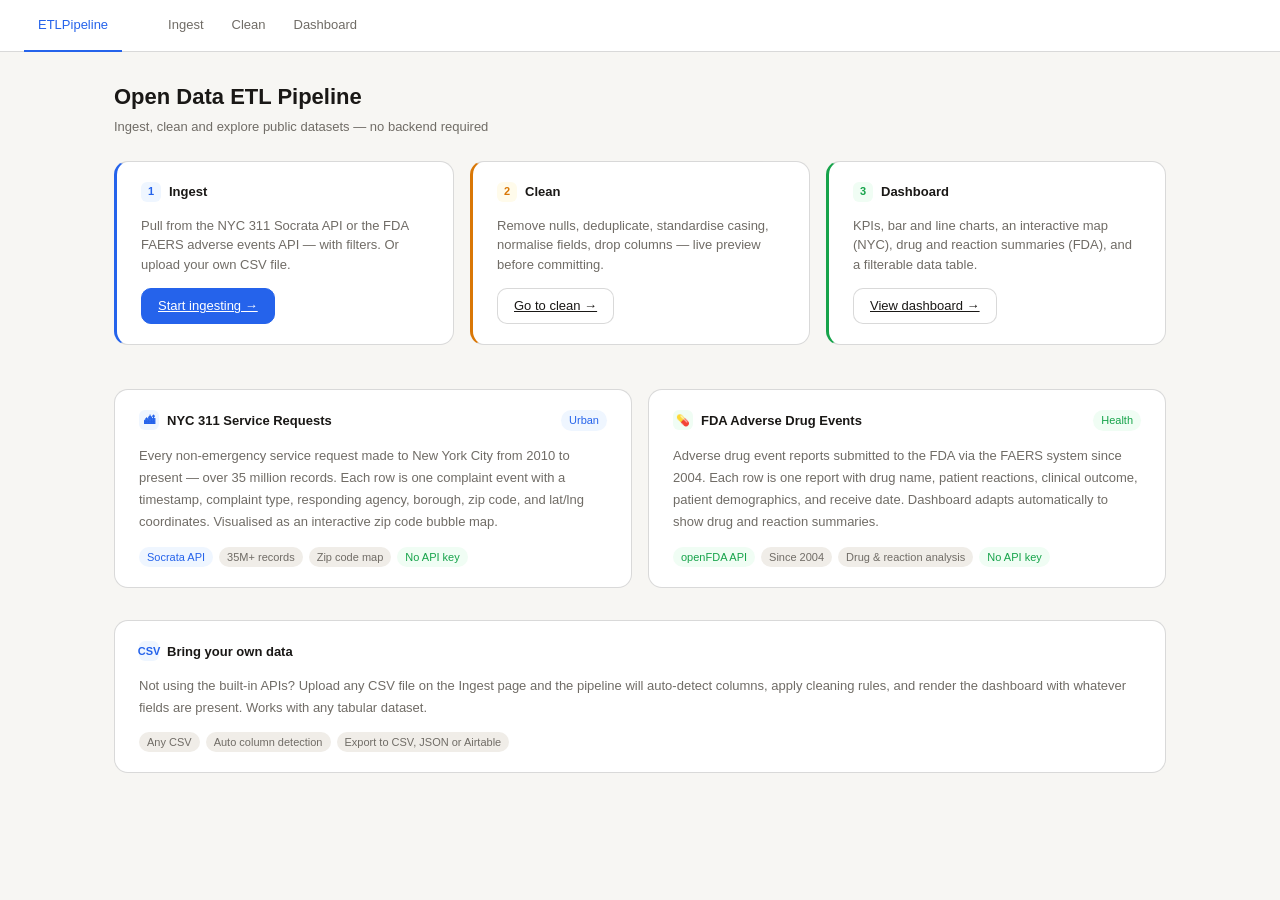
<file: index.html>
<!DOCTYPE html>
<html lang="en">
<head>
<meta charset="UTF-8">
<meta name="viewport" content="width=device-width, initial-scale=1.0">
<title>ETL Pipeline</title>
<link rel="stylesheet" href="css/style.css">
</head>
<body>

<nav class="nav">
  <a class="nav-brand" href="index.html">ETL <span>Pipeline</span></a>
  <a href="ingest.html">Ingest</a>
  <a href="clean.html">Clean</a>
  <a href="dashboard.html">Dashboard</a>
</nav>

<div class="page">
  <div class="page-header">
    <div class="page-title">Open Data ETL Pipeline</div>
    <div class="page-sub">Ingest, clean and explore public datasets — no backend required</div>
  </div>

  <!-- Step cards -->
  <div style="display:grid;grid-template-columns:repeat(auto-fit,minmax(280px,1fr));gap:16px;margin-bottom:28px">
    <div class="card" style="border-left:3px solid var(--accent)">
      <div class="card-title"><div class="icon">1</div> Ingest</div>
      <p style="font-size:13px;color:var(--text2);margin-bottom:14px">Pull from the NYC 311 Socrata API or the FDA FAERS adverse events API — with filters. Or upload your own CSV file.</p>
      <a href="ingest.html" class="btn btn-primary">Start ingesting →</a>
    </div>
    <div class="card" style="border-left:3px solid var(--warning)">
      <div class="card-title"><div class="icon" style="background:var(--warning-light);color:var(--warning)">2</div> Clean</div>
      <p style="font-size:13px;color:var(--text2);margin-bottom:14px">Remove nulls, deduplicate, standardise casing, normalise fields, drop columns — live preview before committing.</p>
      <a href="clean.html" class="btn">Go to clean →</a>
    </div>
    <div class="card" style="border-left:3px solid var(--success)">
      <div class="card-title"><div class="icon" style="background:var(--success-light);color:var(--success)">3</div> Dashboard</div>
      <p style="font-size:13px;color:var(--text2);margin-bottom:14px">KPIs, bar and line charts, an interactive map (NYC), drug and reaction summaries (FDA), and a filterable data table.</p>
      <a href="dashboard.html" class="btn">View dashboard →</a>
    </div>
  </div>

  <!-- Data sources -->
  <div style="display:grid;grid-template-columns:repeat(auto-fit,minmax(280px,1fr));gap:16px;margin-bottom:16px">

    <div class="card">
      <div class="card-title">
        <div class="icon">🏙</div> NYC 311 Service Requests
        <span class="tag tag-blue" style="margin-left:auto">Urban</span>
      </div>
      <p style="font-size:13px;color:var(--text2);line-height:1.7;margin-bottom:14px">
        Every non-emergency service request made to New York City from 2010 to present — over 35 million records. Each row is one complaint event with a timestamp, complaint type, responding agency, borough, zip code, and lat/lng coordinates. Visualised as an interactive zip code bubble map.
      </p>
      <div style="display:flex;gap:6px;flex-wrap:wrap">
        <span class="tag tag-blue">Socrata API</span>
        <span class="tag tag-gray">35M+ records</span>
        <span class="tag tag-gray">Zip code map</span>
        <span class="tag tag-green">No API key</span>
      </div>
    </div>

    <div class="card">
      <div class="card-title">
        <div class="icon" style="background:var(--success-light);color:var(--success)">💊</div> FDA Adverse Drug Events
        <span class="tag tag-green" style="margin-left:auto">Health</span>
      </div>
      <p style="font-size:13px;color:var(--text2);line-height:1.7;margin-bottom:14px">
        Adverse drug event reports submitted to the FDA via the FAERS system since 2004. Each row is one report with drug name, patient reactions, clinical outcome, patient demographics, and receive date. Dashboard adapts automatically to show drug and reaction summaries.
      </p>
      <div style="display:flex;gap:6px;flex-wrap:wrap">
        <span class="tag tag-green">openFDA API</span>
        <span class="tag tag-gray">Since 2004</span>
        <span class="tag tag-gray">Drug &amp; reaction analysis</span>
        <span class="tag tag-green">No API key</span>
      </div>
    </div>

  </div>

  <!-- CSV note -->
  <div class="card">
    <div class="card-title"><div class="icon">CSV</div> Bring your own data</div>
    <p style="font-size:13px;color:var(--text2);line-height:1.7">
      Not using the built-in APIs? Upload any CSV file on the Ingest page and the pipeline will auto-detect columns, apply cleaning rules, and render the dashboard with whatever fields are present. Works with any tabular dataset.
    </p>
    <div style="display:flex;gap:6px;margin-top:12px;flex-wrap:wrap">
      <span class="tag tag-gray">Any CSV</span>
      <span class="tag tag-gray">Auto column detection</span>
      <span class="tag tag-gray">Export to CSV, JSON or Airtable</span>
    </div>
  </div>

</div>

<script src="js/app.js"></script>
</body>
</html>
</file>
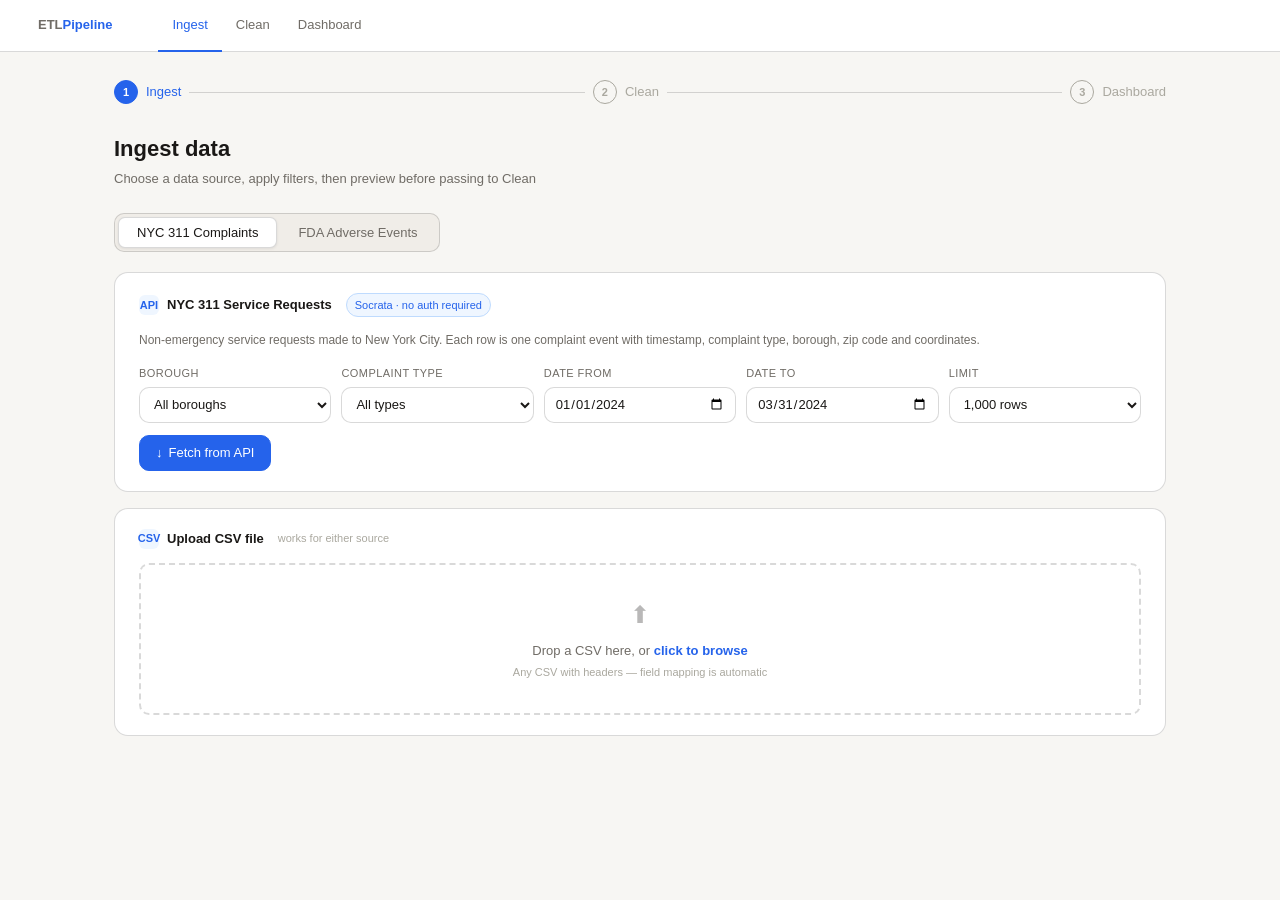
<file: ingest.html>
<!DOCTYPE html>
<html lang="en">
<head>
<meta charset="UTF-8">
<meta name="viewport" content="width=device-width, initial-scale=1.0">
<title>Ingest — ETL Pipeline</title>
<link rel="stylesheet" href="css/style.css">
<style>
  .source-toggle {
    display: flex;
    background: var(--surface2);
    border: 0.5px solid var(--border2);
    border-radius: var(--radius);
    padding: 3px;
    gap: 3px;
    width: fit-content;
    margin-bottom: 20px;
  }
  .source-btn {
    padding: 7px 18px;
    border-radius: 7px;
    font-size: 13px;
    font-weight: 500;
    border: none;
    background: transparent;
    color: var(--text2);
    cursor: pointer;
    transition: all .15s;
    display: flex;
    align-items: center;
    gap: 6px;
    white-space: nowrap;
  }
  .source-btn.active {
    background: var(--surface);
    color: var(--text);
    border: 0.5px solid var(--border2);
    box-shadow: 0 1px 3px rgba(0,0,0,.08);
  }
  .source-panel { display: none; }
  .source-panel.active { display: block; }
  .source-chip {
    display: inline-flex;
    align-items: center;
    gap: 5px;
    font-size: 11px;
    padding: 3px 8px;
    border-radius: 99px;
    font-weight: 500;
    margin-left: 6px;
  }
  .chip-nyc { background: #eff6ff; color: #2563eb; border: 0.5px solid #bfdbfe; }
  .chip-fda { background: #f0fdf4; color: #16a34a; border: 0.5px solid #bbf7d0; }
</style>
</head>
<body>

<nav class="nav">
  <a class="nav-brand" href="index.html">ETL <span>Pipeline</span></a>
  <a href="ingest.html" class="active">Ingest</a>
  <a href="clean.html">Clean <span class="nav-badge" id="badge-raw" style="display:none"></span></a>
  <a href="dashboard.html">Dashboard <span class="nav-badge" id="badge-dash" style="display:none"></span></a>
</nav>

<div class="page">
  <div class="steps">
    <div class="step active"><div class="step-num">1</div> Ingest</div>
    <div class="step-line"></div>
    <div class="step"><div class="step-num">2</div> Clean</div>
    <div class="step-line"></div>
    <div class="step"><div class="step-num">3</div> Dashboard</div>
  </div>

  <div class="page-header">
    <div class="page-title">Ingest data</div>
    <div class="page-sub">Choose a data source, apply filters, then preview before passing to Clean</div>
  </div>

  <div id="alert-area"></div>

  <!-- Source toggle -->
  <div class="source-toggle">
    <button class="source-btn active" id="btn-nyc" onclick="switchSource('nyc')">
      NYC 311 Complaints
    </button>
    <button class="source-btn" id="btn-fda" onclick="switchSource('fda')">
      FDA Adverse Events
    </button>
  </div>

  <!-- NYC 311 Panel -->
  <div class="source-panel active" id="panel-nyc">
    <div class="card">
      <div class="card-title">
        <div class="icon">API</div>
        NYC 311 Service Requests
        <span class="source-chip chip-nyc">Socrata · no auth required</span>
      </div>
      <p style="font-size:12px;color:var(--text2);margin-bottom:16px">
        Non-emergency service requests made to New York City. Each row is one complaint event with timestamp, complaint type, borough, zip code and coordinates.
      </p>
      <div class="form-row">
        <div class="field">
          <label>Borough</label>
          <select id="nyc-borough">
            <option value="">All boroughs</option>
            <option value="MANHATTAN">Manhattan</option>
            <option value="BROOKLYN">Brooklyn</option>
            <option value="QUEENS">Queens</option>
            <option value="BRONX">Bronx</option>
            <option value="STATEN ISLAND">Staten Island</option>
          </select>
        </div>
        <div class="field">
          <label>Complaint type</label>
          <select id="nyc-complaint">
            <option value="">All types</option>
            <option value="Noise - Residential">Noise - Residential</option>
            <option value="HEAT/HOT WATER">Heat / Hot Water</option>
            <option value="Illegal Parking">Illegal Parking</option>
            <option value="Blocked Driveway">Blocked Driveway</option>
            <option value="Street Light Condition">Street Light</option>
            <option value="UNSANITARY CONDITION">Unsanitary Condition</option>
            <option value="Rodent">Rodent</option>
            <option value="Pothole">Pothole</option>
          </select>
        </div>
        <div class="field">
          <label>Date from</label>
          <input type="date" id="nyc-from" value="2024-01-01">
        </div>
        <div class="field">
          <label>Date to</label>
          <input type="date" id="nyc-to" value="2024-03-31">
        </div>
        <div class="field">
          <label>Limit</label>
          <select id="nyc-limit">
            <option value="500">500 rows</option>
            <option value="1000" selected>1,000 rows</option>
            <option value="2000">2,000 rows</option>
            <option value="5000">5,000 rows</option>
          </select>
        </div>
      </div>
      <div style="display:flex;align-items:center;gap:12px;flex-wrap:wrap">
        <button class="btn btn-primary" onclick="fetchNYC()" id="nyc-btn">
          <span id="nyc-icon">↓</span> Fetch from API
        </button>
        <span id="nyc-status" style="font-size:12px;color:var(--text2)"></span>
      </div>
      <div class="progress-wrap" id="nyc-progress" style="display:none">
        <div class="progress-bar" id="nyc-bar" style="width:0%"></div>
      </div>
    </div>
  </div>

  <!-- FDA Panel -->
  <div class="source-panel" id="panel-fda">
    <div class="card">
      <div class="card-title">
        <div class="icon" style="background:var(--success-light);color:var(--success)">API</div>
        FDA Drug Adverse Event Reports (FAERS)
        <span class="source-chip chip-fda">openFDA · no auth required</span>
      </div>
      <p style="font-size:12px;color:var(--text2);margin-bottom:16px">
        Adverse drug event reports submitted to the FDA since 2004. Each row is one report with drug name, patient reactions, outcome, patient demographics, and receive date.
      </p>
      <div class="form-row">
        <div class="field">
          <label>Drug name</label>
          <input type="text" id="fda-drug" placeholder="e.g. aspirin, ibuprofen">
        </div>
        <div class="field">
          <label>Reaction</label>
          <input type="text" id="fda-reaction" placeholder="e.g. nausea, headache">
        </div>
        <div class="field">
          <label>Outcome</label>
          <select id="fda-outcome">
            <option value="">Any outcome</option>
            <option value="1">Recovered</option>
            <option value="2">Recovering</option>
            <option value="3">Not recovered</option>
            <option value="4">Fatal</option>
            <option value="5">Unknown</option>
          </select>
        </div>
        <div class="field">
          <label>Serious only</label>
          <select id="fda-serious">
            <option value="">Any</option>
            <option value="1">Serious reports only</option>
            <option value="2">Non-serious only</option>
          </select>
        </div>
        <div class="field">
          <label>Date from</label>
          <input type="date" id="fda-from" value="2023-01-01">
        </div>
        <div class="field">
          <label>Date to</label>
          <input type="date" id="fda-to" value="2023-12-31">
        </div>
        <div class="field">
          <label>Limit</label>
          <select id="fda-limit">
            <option value="100">100 rows</option>
            <option value="250" selected>250 rows</option>
            <option value="500">500 rows</option>
            <option value="1000">1,000 rows</option>
          </select>
        </div>
      </div>
      <div style="display:flex;align-items:center;gap:12px;flex-wrap:wrap">
        <button class="btn btn-success" onclick="fetchFDA()" id="fda-btn">
          <span id="fda-icon">↓</span> Fetch from API
        </button>
        <span id="fda-status" style="font-size:12px;color:var(--text2)"></span>
      </div>
      <div class="progress-wrap" id="fda-progress" style="display:none">
        <div class="progress-bar" id="fda-bar" style="width:0%;background:var(--success)"></div>
      </div>
    </div>
  </div>

  <!-- CSV upload (shared) -->
  <div class="card">
    <div class="card-title">
      <div class="icon">CSV</div>
      Upload CSV file
      <span style="font-size:11px;font-weight:400;color:var(--text3);margin-left:6px">works for either source</span>
    </div>
    <div id="drop-zone"
         style="border:2px dashed var(--border2);border-radius:var(--radius);padding:32px;text-align:center;cursor:pointer;transition:border-color .15s"
         onclick="document.getElementById('csv-input').click()"
         ondragover="event.preventDefault();this.style.borderColor='var(--accent)'"
         ondragleave="this.style.borderColor='var(--border2)'"
         ondrop="handleDrop(event)">
      <div style="font-size:24px;margin-bottom:8px;opacity:.3">⬆</div>
      <div style="font-size:13px;color:var(--text2)">Drop a CSV here, or <strong style="color:var(--accent)">click to browse</strong></div>
      <div style="font-size:11px;color:var(--text3);margin-top:4px">Any CSV with headers — field mapping is automatic</div>
    </div>
    <input type="file" id="csv-input" accept=".csv" style="display:none" onchange="handleCSV(this.files[0])">
  </div>

  <!-- Preview -->
  <div class="card" id="preview-card" style="display:none">
    <div class="card-title"><div class="icon">👁</div> Preview — <span id="preview-count"></span> rows</div>
    <div id="preview-info" style="margin-bottom:12px"></div>
    <div class="table-wrap">
      <table id="preview-table"></table>
    </div>
    <div style="display:flex;gap:10px;margin-top:16px;flex-wrap:wrap">
      <button class="btn btn-success" onclick="commitData()">✓ Use this data — go to Clean →</button>
      <button class="btn" onclick="clearPreview()">✕ Discard</button>
    </div>
  </div>
</div>

<script src="js/app.js"></script>
<script>
  let activeSource = 'nyc';
  let pendingData  = [];

  function switchSource(src) {
    activeSource = src;
    document.getElementById('panel-nyc').classList.toggle('active', src === 'nyc');
    document.getElementById('panel-fda').classList.toggle('active', src === 'fda');
    document.getElementById('btn-nyc').classList.toggle('active',  src === 'nyc');
    document.getElementById('btn-fda').classList.toggle('active',  src === 'fda');
    clearPreview();
  }

  function setFetchState(src, busy, msg) {
    document.getElementById(`${src}-icon`).innerHTML = busy
      ? '<span class="spinner" style="width:14px;height:14px;border-width:1.5px"></span>' : '↓';
    document.getElementById(`${src}-btn`).disabled = busy;
    document.getElementById(`${src}-status`).textContent = msg;
    document.getElementById(`${src}-progress`).style.display = busy ? 'block' : 'none';
    if (!busy) setTimeout(() => document.getElementById(`${src}-bar`).style.width = '0%', 600);
  }

  function animateProgress(barId, from, to, ms) {
    const bar = document.getElementById(barId);
    const t0  = Date.now();
    const tick = () => {
      const p = Math.min(1, (Date.now() - t0) / ms);
      bar.style.width = (from + (to - from) * p) + '%';
      if (p < 1) requestAnimationFrame(tick);
    };
    tick();
  }

  function showAlert(msg, type) {
    document.getElementById('alert-area').innerHTML =
      `<div class="alert alert-${type}">${msg}</div>`;
    setTimeout(() => document.getElementById('alert-area').innerHTML = '', 5000);
  }

  // ── NYC 311 ───────────────────────────────────────────────
  const NYC_ENDPOINT = 'https://data.cityofnewyork.us/resource/erm2-nwe9.json';
  const NYC_FIELDS   = ['unique_key','created_date','complaint_type','descriptor','incident_zip','borough','status','agency','latitude','longitude','closed_date'];

  async function fetchNYC() {
    const borough   = document.getElementById('nyc-borough').value;
    const complaint = document.getElementById('nyc-complaint').value;
    const from      = document.getElementById('nyc-from').value;
    const to        = document.getElementById('nyc-to').value;
    const limit     = document.getElementById('nyc-limit').value;

    let where = `created_date >= '${from}T00:00:00' AND created_date <= '${to}T23:59:59'`;
    if (borough)   where += ` AND borough='${borough}'`;
    if (complaint) where += ` AND complaint_type='${complaint.replace(/'/g, "''")}'`;

    const url = `${NYC_ENDPOINT}?$select=${NYC_FIELDS.join(',')}&$where=${encodeURIComponent(where)}&$order=created_date DESC&$limit=${limit}`;

    setFetchState('nyc', true, 'Fetching…');
    animateProgress('nyc-bar', 0, 70, 1500);
    try {
      const res  = await fetch(url);
      if (!res.ok) throw new Error(`HTTP ${res.status}`);
      const data = await res.json();
      animateProgress('nyc-bar', 70, 100, 300);
      setFetchState('nyc', false, `${data.length.toLocaleString()} rows fetched`);
      pendingData = data;
      showPreview(data, 'nyc');
    } catch(e) {
      setFetchState('nyc', false, '');
      showAlert(`Fetch failed: ${e.message}`, 'error');
    }
  }

  // ── FDA Adverse Events ────────────────────────────────────
  const FDA_ENDPOINT = 'https://api.fda.gov/drug/event.json';

  async function fetchFDA() {
    const drug     = document.getElementById('fda-drug').value.trim();
    const reaction = document.getElementById('fda-reaction').value.trim();
    const outcome  = document.getElementById('fda-outcome').value;
    const serious  = document.getElementById('fda-serious').value;
    const from     = document.getElementById('fda-from').value.replace(/-/g,'');
    const to       = document.getElementById('fda-to').value.replace(/-/g,'');
    const limit    = document.getElementById('fda-limit').value;

    const terms = [`receivedate:[${from}+TO+${to}]`];
    if (drug)     terms.push(`patient.drug.openfda.generic_name:"${drug}"`);
    if (reaction) terms.push(`patient.reaction.reactionmeddrapt:"${reaction}"`);
    if (outcome)  terms.push(`patient.reaction.reactionoutcome:${outcome}`);
    if (serious)  terms.push(`serious:${serious}`);

    const url = `${FDA_ENDPOINT}?search=${terms.join('+AND+')}&limit=${limit}`;

    setFetchState('fda', true, 'Fetching…');
    animateProgress('fda-bar', 0, 70, 1500);
    try {
      const res  = await fetch(url);
      if (!res.ok) {
        const err = await res.json().catch(() => ({}));
        throw new Error(err.error?.message || `HTTP ${res.status}`);
      }
      const json = await res.json();
      const data = (json.results || []).map(flattenFDA);
      animateProgress('fda-bar', 70, 100, 300);
      setFetchState('fda', false, `${data.length.toLocaleString()} rows fetched`);
      pendingData = data;
      showPreview(data, 'fda');
    } catch(e) {
      setFetchState('fda', false, '');
      showAlert(`Fetch failed: ${e.message}`, 'error');
    }
  }

  function flattenFDA(r) {
    const drug      = (r.patient?.drug || [])[0] || {};
    const reactions = (r.patient?.reaction || []).map(rx => rx.reactionmeddrapt).filter(Boolean).join('; ');
    const outcomes  = {'1':'Recovered','2':'Recovering','3':'Not recovered','4':'Fatal','5':'Unknown','6':'Unknown'};
    const outcome   = (r.patient?.reaction || [])[0]?.reactionoutcome;
    const date      = r.receivedate || '';
    return {
      report_id:       r.safetyreportid || '',
      receive_date:    date.length === 8 ? `${date.slice(0,4)}-${date.slice(4,6)}-${date.slice(6,8)}` : date,
      serious:         r.serious === '1' ? 'Yes' : 'No',
      country:         r.occurcountry || '',
      drug_name:       drug.openfda?.generic_name?.[0] || drug.medicinalproduct || '',
      drug_brand:      drug.openfda?.brand_name?.[0]   || '',
      drug_route:      drug.openfda?.route?.[0]        || '',
      drug_indication: drug.drugindication             || '',
      patient_age:     r.patient?.patientonsetage      || '',
      patient_sex:     r.patient?.patientsex === '1' ? 'Male' : r.patient?.patientsex === '2' ? 'Female' : '',
      patient_weight:  r.patient?.patientweight        || '',
      reactions:       reactions,
      outcome:         outcomes[outcome]               || '',
    };
  }

  // ── CSV ───────────────────────────────────────────────────
  function handleDrop(e) {
    e.preventDefault();
    document.getElementById('drop-zone').style.borderColor = 'var(--border2)';
    const file = e.dataTransfer.files[0];
    if (file) handleCSV(file);
  }

  function handleCSV(file) {
    if (!file || !file.name.endsWith('.csv')) { showAlert('Please upload a .csv file', 'error'); return; }
    const reader = new FileReader();
    reader.onload = e => {
      try {
        pendingData = parseCSV(e.target.result);
        showPreview(pendingData, 'csv');
      } catch(err) { showAlert('CSV parse error: ' + err.message, 'error'); }
    };
    reader.readAsText(file);
  }

  function parseCSV(text) {
    const lines   = text.trim().split('\n');
    const headers = lines[0].split(',').map(h => h.trim().replace(/^"|"$/g,'').toLowerCase().replace(/ /g,'_'));
    return lines.slice(1).map(line => {
      const vals = line.match(/(".*?"|[^,]+|(?<=,)(?=,)|^(?=,))/g) || [];
      const obj  = {};
      headers.forEach((h, i) => { obj[h] = (vals[i] || '').replace(/^"|"$/g,'').trim(); });
      return obj;
    }).filter(r => Object.values(r).some(v => v));
  }

  // ── Preview & commit ──────────────────────────────────────
  function showPreview(data, source) {
    if (!data.length) { showAlert('No data rows found', 'warning'); return; }
    const cols   = Object.keys(data[0]);
    const sample = data.slice(0, 8);
    const labels = { nyc:['NYC 311','tag-blue'], fda:['FDA FAERS','tag-green'], csv:['CSV upload','tag-gray'] };
    const [label, cls] = labels[source] || ['Data','tag-gray'];

    document.getElementById('preview-count').textContent = data.length.toLocaleString();
    document.getElementById('preview-info').innerHTML =
      `<div style="display:flex;gap:8px;flex-wrap:wrap">
        <span class="tag ${cls}">${label}</span>
        <span class="tag tag-gray">${cols.length} columns</span>
        <span class="tag tag-gray">${data.length.toLocaleString()} rows</span>
      </div>`;
    document.getElementById('preview-table').innerHTML =
      `<thead><tr>${cols.map(c=>`<th>${c}</th>`).join('')}</tr></thead>
       <tbody>${sample.map(r=>`<tr>${cols.map(c=>`<td title="${r[c]||''}">${r[c]||'<span style="color:var(--text3)">null</span>'}</td>`).join('')}</tr>`).join('')}</tbody>`;
    document.getElementById('preview-card').style.display = 'block';
    document.getElementById('preview-card').scrollIntoView({ behavior:'smooth', block:'nearest' });
  }

  function clearPreview() {
    pendingData = [];
    document.getElementById('preview-card').style.display = 'none';
  }

  function commitData() {
    if (!pendingData.length) return;
    App.saveRaw(pendingData);
    App.saveMeta({ source: activeSource, fetchedAt: new Date().toISOString(), count: pendingData.length });
    showAlert(`${pendingData.length.toLocaleString()} rows saved — redirecting to Clean…`, 'success');
    setTimeout(() => window.location.href = 'clean.html', 1200);
  }
</script>
</body>
</html>
</file>
<file: css/style.css>
:root {
  --bg: #f7f6f3;
  --surface: #ffffff;
  --surface2: #f0ede8;
  --border: rgba(0,0,0,0.08);
  --border2: rgba(0,0,0,0.15);
  --text: #1a1816;
  --text2: #706c66;
  --text3: #aaa89f;
  --accent: #2563eb;
  --accent-light: #eff6ff;
  --success: #16a34a;
  --success-light: #f0fdf4;
  --warning: #d97706;
  --warning-light: #fffbeb;
  --danger: #dc2626;
  --danger-light: #fef2f2;
  --radius: 10px;
  --radius-lg: 14px;
}

* { box-sizing: border-box; margin: 0; padding: 0; }

body {
  font-family: -apple-system, 'Helvetica Neue', sans-serif;
  background: var(--bg);
  color: var(--text);
  font-size: 14px;
  line-height: 1.5;
}

/* Nav */
.nav {
  background: var(--surface);
  border-bottom: 0.5px solid var(--border2);
  padding: 0 24px;
  display: flex;
  align-items: center;
  gap: 0;
  height: 52px;
  position: sticky;
  top: 0;
  z-index: 100;
}
.nav-brand {
  font-size: 15px;
  font-weight: 600;
  color: var(--text);
  margin-right: 32px;
  text-decoration: none;
}
.nav-brand span { color: var(--accent); }
.nav a {
  padding: 0 14px;
  height: 52px;
  display: flex;
  align-items: center;
  font-size: 13px;
  color: var(--text2);
  text-decoration: none;
  border-bottom: 2px solid transparent;
  transition: color .15s, border-color .15s;
}
.nav a:hover { color: var(--text); }
.nav a.active { color: var(--accent); border-bottom-color: var(--accent); font-weight: 500; }
.nav-badge {
  background: var(--accent);
  color: white;
  font-size: 10px;
  font-weight: 600;
  padding: 1px 6px;
  border-radius: 99px;
  margin-left: 6px;
}

/* Page layout */
.page { max-width: 1100px; margin: 0 auto; padding: 28px 24px; }
.page-header { margin-bottom: 24px; }
.page-title { font-size: 22px; font-weight: 600; color: var(--text); margin-bottom: 4px; }
.page-sub { font-size: 13px; color: var(--text2); }

/* Cards */
.card {
  background: var(--surface);
  border: 0.5px solid var(--border2);
  border-radius: var(--radius-lg);
  padding: 20px 24px;
  margin-bottom: 16px;
}
.card-title {
  font-size: 13px;
  font-weight: 600;
  color: var(--text);
  margin-bottom: 14px;
  display: flex;
  align-items: center;
  gap: 8px;
}
.card-title .icon {
  width: 20px; height: 20px;
  background: var(--accent-light);
  border-radius: 6px;
  display: flex; align-items: center; justify-content: center;
  font-size: 11px;
  color: var(--accent);
}

/* KPI grid */
.kpi-grid {
  display: grid;
  grid-template-columns: repeat(auto-fit, minmax(160px, 1fr));
  gap: 12px;
  margin-bottom: 16px;
}
.kpi {
  background: var(--surface);
  border: 0.5px solid var(--border2);
  border-radius: var(--radius);
  padding: 16px 18px;
}
.kpi-value {
  font-size: 28px;
  font-weight: 600;
  color: var(--text);
  letter-spacing: -0.5px;
  line-height: 1.1;
  margin-bottom: 4px;
}
.kpi-label { font-size: 12px; color: var(--text2); }
.kpi-delta {
  font-size: 11px;
  margin-top: 4px;
  font-weight: 500;
}
.kpi-delta.up { color: var(--success); }
.kpi-delta.down { color: var(--danger); }

/* Form controls */
.form-row {
  display: flex;
  gap: 10px;
  flex-wrap: wrap;
  margin-bottom: 12px;
  align-items: flex-end;
}
.field { display: flex; flex-direction: column; gap: 5px; flex: 1; min-width: 140px; }
.field label { font-size: 11px; font-weight: 500; color: var(--text2); text-transform: uppercase; letter-spacing: .04em; }
input, select {
  height: 36px;
  padding: 0 10px;
  border: 0.5px solid var(--border2);
  border-radius: var(--radius);
  font-size: 13px;
  font-family: inherit;
  color: var(--text);
  background: var(--surface);
  outline: none;
  transition: border-color .15s;
  width: 100%;
}
input:focus, select:focus { border-color: var(--accent); }

/* Buttons */
.btn {
  height: 36px;
  padding: 0 16px;
  border-radius: var(--radius);
  font-size: 13px;
  font-weight: 500;
  font-family: inherit;
  cursor: pointer;
  border: 0.5px solid var(--border2);
  background: var(--surface);
  color: var(--text);
  transition: background .15s, border-color .15s;
  white-space: nowrap;
  display: inline-flex;
  align-items: center;
  gap: 6px;
}
.btn:hover { background: var(--surface2); }
.btn:active { transform: scale(0.98); }
.btn-primary { background: var(--accent); color: white; border-color: var(--accent); }
.btn-primary:hover { background: #1d4ed8; }
.btn-success { background: var(--success); color: white; border-color: var(--success); }
.btn-success:hover { background: #15803d; }
.btn-danger { background: var(--danger); color: white; border-color: var(--danger); }
.btn:disabled { opacity: 0.45; cursor: default; pointer-events: none; }

/* Tags / badges */
.tag {
  display: inline-block;
  padding: 2px 8px;
  border-radius: 99px;
  font-size: 11px;
  font-weight: 500;
}
.tag-blue { background: var(--accent-light); color: var(--accent); }
.tag-green { background: var(--success-light); color: var(--success); }
.tag-amber { background: var(--warning-light); color: var(--warning); }
.tag-red { background: var(--danger-light); color: var(--danger); }
.tag-gray { background: var(--surface2); color: var(--text2); }

/* Status / alerts */
.alert {
  padding: 10px 14px;
  border-radius: var(--radius);
  font-size: 13px;
  margin-bottom: 12px;
  display: flex;
  align-items: center;
  gap: 8px;
}
.alert-info { background: var(--accent-light); color: var(--accent); border: 0.5px solid #bfdbfe; }
.alert-success { background: var(--success-light); color: var(--success); border: 0.5px solid #bbf7d0; }
.alert-warning { background: var(--warning-light); color: var(--warning); border: 0.5px solid #fde68a; }
.alert-error { background: var(--danger-light); color: var(--danger); border: 0.5px solid #fecaca; }

/* Progress bar */
.progress-wrap { background: var(--surface2); border-radius: 99px; height: 6px; overflow: hidden; margin: 8px 0; }
.progress-bar { height: 100%; background: var(--accent); border-radius: 99px; transition: width .4s ease; }

/* Table */
.table-wrap { overflow-x: auto; }
table { width: 100%; border-collapse: collapse; font-size: 13px; }
th {
  text-align: left;
  padding: 8px 12px;
  font-size: 11px;
  font-weight: 600;
  color: var(--text2);
  text-transform: uppercase;
  letter-spacing: .04em;
  border-bottom: 0.5px solid var(--border2);
  white-space: nowrap;
  background: var(--surface2);
}
td {
  padding: 9px 12px;
  border-bottom: 0.5px solid var(--border);
  color: var(--text);
  max-width: 220px;
  overflow: hidden;
  text-overflow: ellipsis;
  white-space: nowrap;
}
tr:last-child td { border-bottom: none; }
tr:hover td { background: var(--surface2); }

/* Step indicator */
.steps {
  display: flex;
  align-items: center;
  gap: 0;
  margin-bottom: 28px;
}
.step {
  display: flex;
  align-items: center;
  gap: 8px;
  font-size: 13px;
  color: var(--text3);
}
.step.active { color: var(--accent); font-weight: 500; }
.step.done { color: var(--success); }
.step-num {
  width: 24px; height: 24px;
  border-radius: 50%;
  border: 1.5px solid currentColor;
  display: flex; align-items: center; justify-content: center;
  font-size: 11px;
  font-weight: 600;
  flex-shrink: 0;
}
.step.done .step-num { background: var(--success); color: white; border-color: var(--success); }
.step.active .step-num { background: var(--accent); color: white; border-color: var(--accent); }
.step-line { flex: 1; height: 1px; background: var(--border2); margin: 0 8px; }

/* 2-col dashboard grid */
.dash-grid {
  display: grid;
  grid-template-columns: 1fr 1fr;
  gap: 16px;
}
@media (max-width: 768px) {
  .dash-grid { grid-template-columns: 1fr; }
  .form-row { flex-direction: column; }
  .page { padding: 16px; }
}

/* Map */
#map { height: 380px; border-radius: var(--radius); overflow: hidden; }

/* Spinner */
.spinner {
  width: 18px; height: 18px;
  border: 2px solid var(--border2);
  border-top-color: var(--accent);
  border-radius: 50%;
  animation: spin .7s linear infinite;
  display: inline-block;
}
@keyframes spin { to { transform: rotate(360deg); } }

/* Cleaning rule row */
.rule-row {
  display: flex;
  align-items: center;
  gap: 10px;
  padding: 8px 0;
  border-bottom: 0.5px solid var(--border);
}
.rule-row:last-child { border-bottom: none; }
.rule-label { flex: 1; font-size: 13px; }
.rule-sub { font-size: 11px; color: var(--text3); }
.toggle {
  position: relative;
  width: 36px; height: 20px;
  flex-shrink: 0;
}
.toggle input { opacity: 0; width: 0; height: 0; }
.toggle-track {
  position: absolute; inset: 0;
  background: var(--surface2);
  border: 0.5px solid var(--border2);
  border-radius: 99px;
  cursor: pointer;
  transition: background .2s;
}
.toggle input:checked + .toggle-track { background: var(--accent); border-color: var(--accent); }
.toggle-thumb {
  position: absolute;
  top: 2px; left: 2px;
  width: 16px; height: 16px;
  background: white;
  border-radius: 50%;
  transition: transform .2s;
  pointer-events: none;
}
.toggle input:checked ~ .toggle-thumb { transform: translateX(16px); }

/* Column chip */
.col-chip {
  display: inline-flex;
  align-items: center;
  gap: 5px;
  padding: 3px 8px 3px 10px;
  border: 0.5px solid var(--border2);
  border-radius: 99px;
  font-size: 12px;
  background: var(--surface);
  margin: 3px;
  cursor: pointer;
  transition: background .1s;
}
.col-chip:hover { background: var(--surface2); }
.col-chip.excluded { background: var(--danger-light); border-color: #fca5a5; color: var(--danger); text-decoration: line-through; }
.col-chip .x { font-size: 10px; opacity: .5; }
</file>
